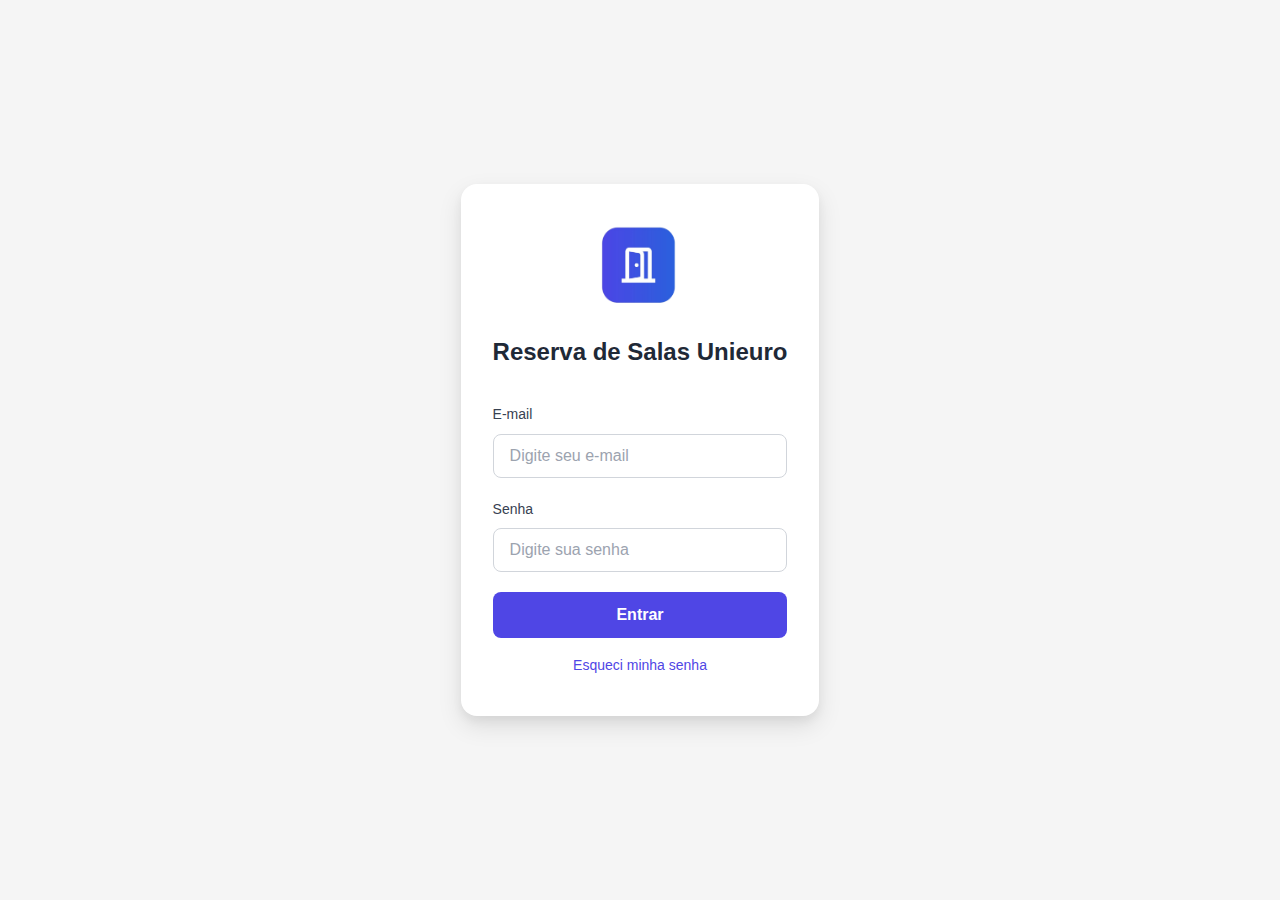
<file: index.html>
<!DOCTYPE html>
<html lang="pt-BR">
<head>
    <meta charset="UTF-8">
    <meta name="viewport" content="width=device-width, initial-scale=1.0">
    <title>Reserva de Salas Unieuro</title>
    <link rel="shortcut icon" href="../images/logoreservadesala.png" type="image/x-icon">
    <script>
        // Redirecionar para a página de login
        window.location.href = 'html/login.html';
    </script>
</head>
<body>
    <p>Redirecionando para o sistema de login...</p>
</body>
</html>
</file>
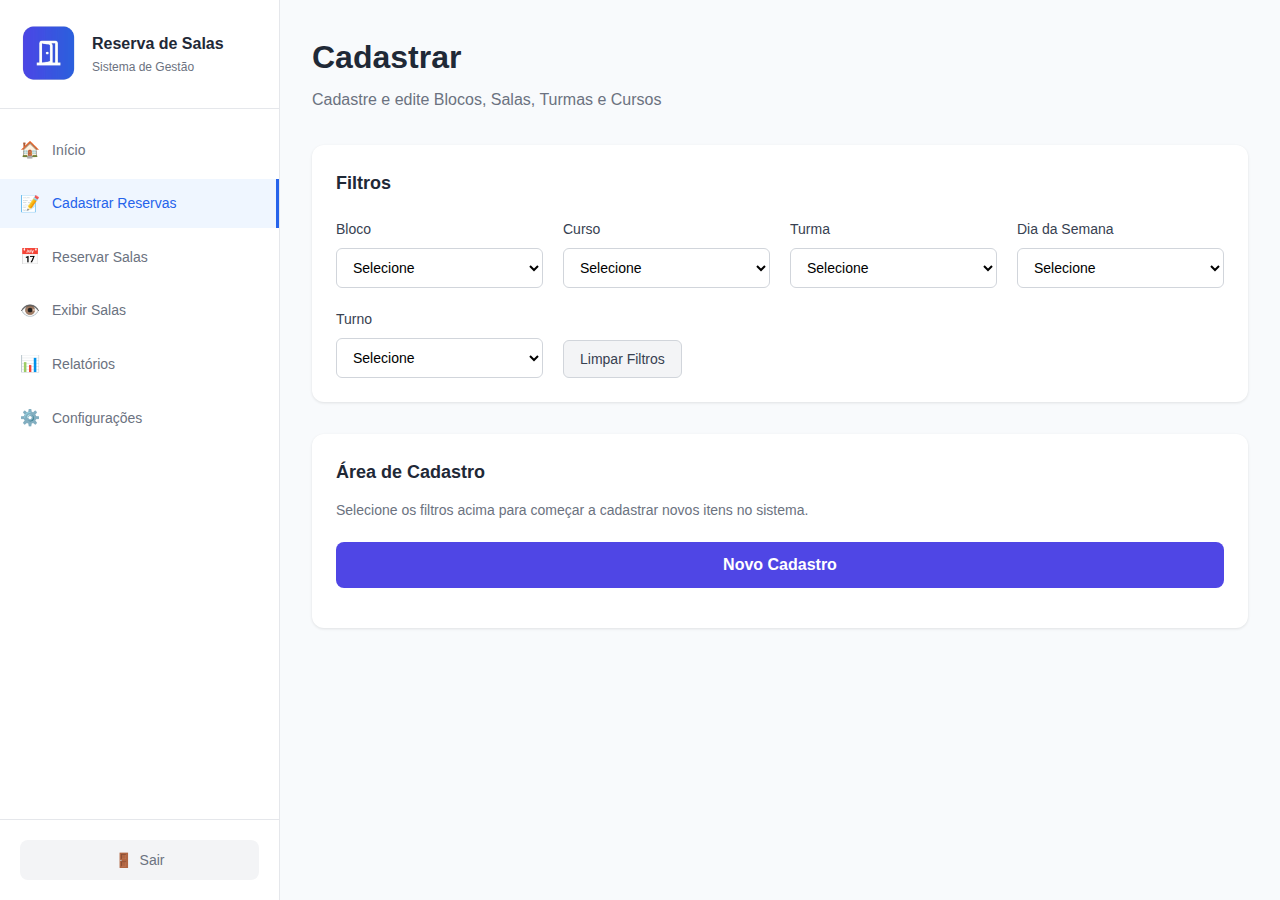
<file: html/cadastrar.html>
<!DOCTYPE html>
<html lang="pt-BR">
<head>
    <meta charset="UTF-8">
    <meta name="viewport" content="width=device-width, initial-scale=1.0">
    <title>Cadastrar - Reserva de Salas</title>
    <link rel="stylesheet" href="../css/index.css">
    <link rel="shortcut icon" href="../images/logoreservadesala.png" type="image/x-icon">
</head>
<body class="dashboard-page">
    <div class="app-container">
        <!-- Sidebar -->
        <aside class="sidebar">
            <div class="sidebar-header">
                <div class="logo">
                    <img class="logo-icon" src="../images/logoreservadesala.png" alt="">
                    <div class="logo-text">
                        <h3>Reserva de Salas</h3>
                        <p>Sistema de Gestão</p>
                    </div>
                </div>
            </div>
            
            <nav class="sidebar-nav">
                <ul>
                    <li class="nav-item">
                        <a href="dashboard.html">
                            <span class="nav-icon">🏠</span>
                            Início
                        </a>
                    </li>
                    <li class="nav-item active">
                        <a href="cadastrar.html">
                            <span class="nav-icon">📝</span>
                            Cadastrar Reservas
                        </a>
                    </li>
                    <li class="nav-item">
                        <a href="reservar.html">
                            <span class="nav-icon">📅</span>
                            Reservar Salas
                        </a>
                    </li>
                    <li class="nav-item">
                        <a href="exibir.html">
                            <span class="nav-icon">👁️</span>
                            Exibir Salas
                        </a>
                    </li>
                    <li class="nav-item">
                        <a href="relatorios.html">
                            <span class="nav-icon">📊</span>
                            Relatórios
                        </a>
                    </li>
                    <li class="nav-item">
                        <a href="perfil.html">
                            <span class="nav-icon">⚙️</span>
                            Configurações
                        </a>
                    </li>
                </ul>
            </nav>
            
            <div class="sidebar-footer">
                <button class="btn-logout" onclick="logout()">
                    <span class="logout-icon">🚪</span>
                    Sair
                </button>
            </div>
        </aside>
        
        <!-- Main Content -->
        <main class="main-content">
            <header class="page-header">
                <div class="page-title">
                    <h1>Cadastrar</h1>
                    <p>Cadastre e edite Blocos, Salas, Turmas e Cursos</p>
                </div>
            </header>
            
            <!-- Filters -->
            <section class="filters-section">
                <h3>Filtros</h3>
                <div class="filters-grid">
                    <div class="filter-group">
                        <label for="filter-bloco-cad">Bloco</label>
                        <select id="filter-bloco-cad" name="bloco">
                            <option value="">Selecione</option>
                            <option value="A">A</option>
                            <option value="B">B</option>
                            <option value="C">C</option>
                            <option value="D">D</option>
                            <option value="E">E</option>
                        </select>
                    </div>
                    
                    <div class="filter-group">
                        <label for="filter-curso-cad">Curso</label>
                        <select id="filter-curso-cad" name="curso">
                            <option value="">Selecione</option>
                            <option value="engenharia">Engenharia</option>
                            <option value="medicina">Medicina</option>
                            <option value="direito">Direito</option>
                        </select>
                    </div>
                    
                    <div class="filter-group">
                        <label for="filter-turma-cad">Turma</label>
                        <select id="filter-turma-cad" name="turma">
                            <option value="">Selecione</option>
                            <option value="SB276">SB276</option>
                            <option value="SB306">SB306</option>
                            <option value="ADM2PM">ADM2PM</option>
                            <option value="DIR2PM">DIR2PM</option>
                        </select>
                    </div>
                    
                    <div class="filter-group">
                        <label for="filter-dia-cad">Dia da Semana</label>
                        <select id="filter-dia-cad" name="dia">
                            <option value="">Selecione</option>
                            <option value="segunda">Segunda</option>
                            <option value="terca">Terça</option>
                            <option value="quarta">Quarta</option>
                            <option value="quinta">Quinta</option>
                            <option value="sexta">Sexta</option>
                        </select>
                    </div>
                    
                    <div class="filter-group">
                        <label for="filter-turno-cad">Turno</label>
                        <select id="filter-turno-cad" name="turno">
                            <option value="">Selecione</option>
                            <option value="manha">Manhã</option>
                            <option value="tarde">Tarde</option>
                            <option value="noite">Noite</option>
                        </select>
                    </div>
                    
                    <div class="filter-actions">
                        <button type="button" class="btn-secondary" onclick="clearFilters()">Limpar Filtros</button>
                    </div>
                </div>
            </section>
            
            <!-- Cadastro Form Area -->
            <section class="form-section">
                <div class="form-container">
                    <h3>Área de Cadastro</h3>
                    <p>Selecione os filtros acima para começar a cadastrar novos itens no sistema.</p>
                </div>
            </section>
        </main>
    </div>
    
    <script src="../js/script.js"></script>
</body>
</html>
</file>
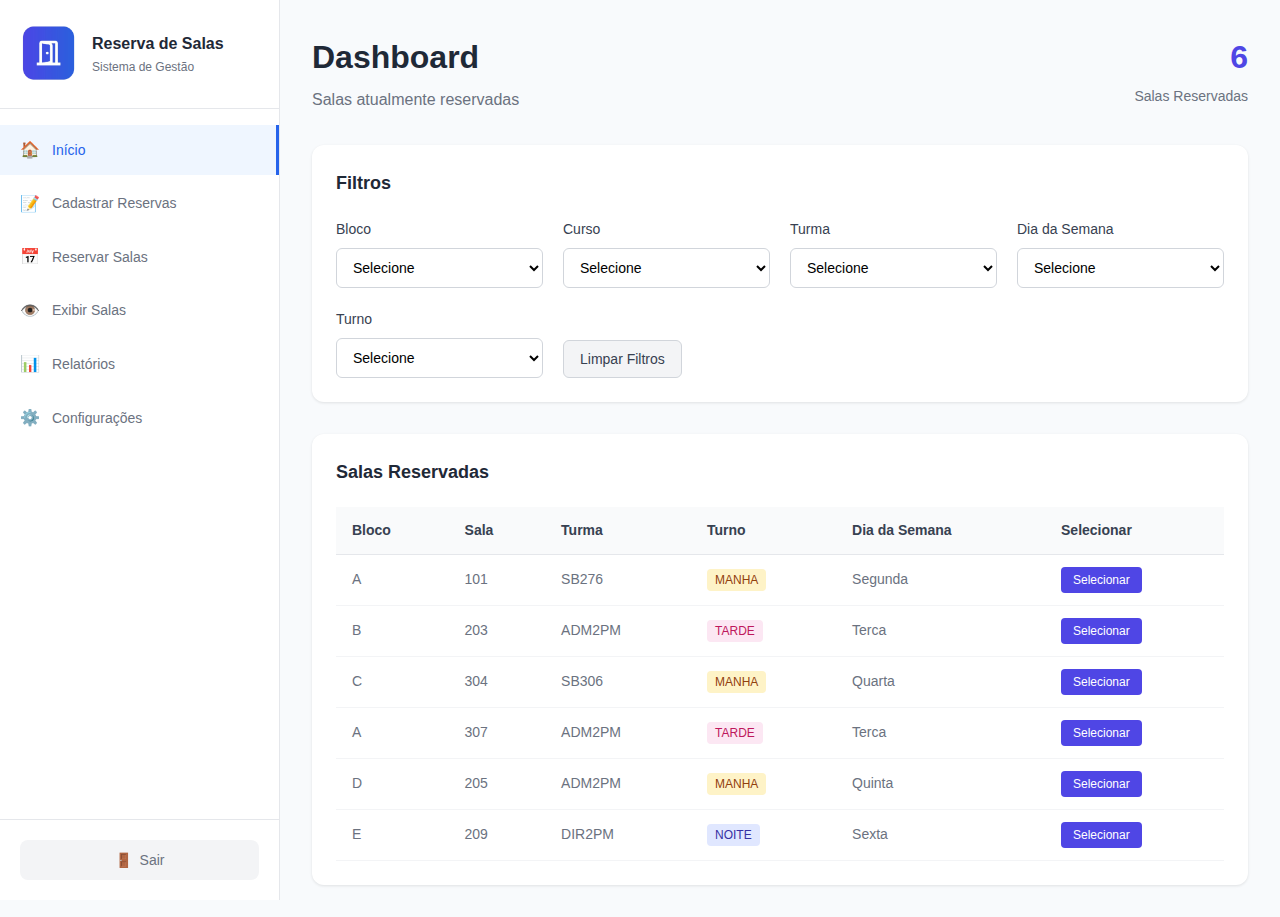
<file: html/dashboard.html>
<!DOCTYPE html>
<html lang="pt-BR">
<head>
    <meta charset="UTF-8">
    <meta name="viewport" content="width=device-width, initial-scale=1.0">
    <title>Dashboard - Reserva de Salas</title>
    <link rel="stylesheet" href="../css/index.css">
    <link rel="shortcut icon" href="../images/logoreservadesala.png" type="image/x-icon">
</head>
<body class="dashboard-page">
    <div class="app-container">
        <!-- Sidebar -->
        <aside class="sidebar">
            <div class="sidebar-header">
                <div class="logo">
                    <img class="logo-icon" src="../images/logoreservadesala.png" alt="">
                    <div class="logo-text">
                        <h3>Reserva de Salas</h3>
                        <p>Sistema de Gestão</p>
                    </div>
                </div>
            </div>
            
            <nav class="sidebar-nav">
                <ul>
                    <li class="nav-item active">
                        <a href="dashboard.html">
                            <span class="nav-icon">🏠</span>
                            Início
                        </a>
                    </li>
                    <li class="nav-item">
                        <a href="cadastrar.html">
                            <span class="nav-icon">📝</span>
                            Cadastrar Reservas
                        </a>
                    </li>
                    <li class="nav-item">
                        <a href="reservar.html">
                            <span class="nav-icon">📅</span>
                            Reservar Salas
                        </a>
                    </li>
                    <li class="nav-item">
                        <a href="exibir.html">
                            <span class="nav-icon">👁️</span>
                            Exibir Salas
                        </a>
                    </li>
                    <li class="nav-item">
                        <a href="relatorios.html">
                            <span class="nav-icon">📊</span>
                            Relatórios
                        </a>
                    </li>
                    <li class="nav-item">
                        <a href="perfil.html">
                            <span class="nav-icon">⚙️</span>
                            Configurações
                        </a>
                    </li>
                </ul>
            </nav>
            
            <div class="sidebar-footer">
                <button class="btn-logout" onclick="logout()">
                    <span class="logout-icon">🚪</span>
                    Sair
                </button>
            </div>
        </aside>
        
        <!-- Main Content -->
        <main class="main-content">
            <header class="page-header">
                <div class="page-title">
                    <h1>Dashboard</h1>
                    <p>Salas atualmente reservadas</p>
                </div>
                <div class="page-stats">
                    <span class="stats-number">3</span>
                    <span class="stats-label">Salas Reservadas</span>
                </div>
            </header>
            
            <!-- Filters -->
            <section class="filters-section">
                <h3>Filtros</h3>
                <div class="filters-grid">
                    <div class="filter-group">
                        <label for="filter-bloco">Bloco</label>
                        <select id="filter-bloco" name="bloco">
                            <option value="">Selecione</option>
                            <option value="A">A</option>
                            <option value="B">B</option>
                            <option value="C">C</option>
                            <option value="D">D</option>
                            <option value="E">E</option>
                        </select>
                    </div>
                    
                    <div class="filter-group">
                        <label for="filter-curso">Curso</label>
                        <select id="filter-curso" name="curso">
                            <option value="">Selecione</option>
                            <option value="engenharia">Engenharia</option>
                            <option value="medicina">Medicina</option>
                            <option value="direito">Direito</option>
                        </select>
                    </div>
                    
                    <div class="filter-group">
                        <label for="filter-turma">Turma</label>
                        <select id="filter-turma" name="turma">
                            <option value="">Selecione</option>
                            <option value="SB276">SB276</option>
                            <option value="SB306">SB306</option>
                            <option value="ADM2PM">ADM2PM</option>
                            <option value="DIR2PM">DIR2PM</option>
                        </select>
                    </div>
                    
                    <div class="filter-group">
                        <label for="filter-dia">Dia da Semana</label>
                        <select id="filter-dia" name="dia">
                            <option value="">Selecione</option>
                            <option value="segunda">Segunda</option>
                            <option value="terca">Terça</option>
                            <option value="quarta">Quarta</option>
                            <option value="quinta">Quinta</option>
                            <option value="sexta">Sexta</option>
                        </select>
                    </div>
                    
                    <div class="filter-group">
                        <label for="filter-turno">Turno</label>
                        <select id="filter-turno" name="turno">
                            <option value="">Selecione</option>
                            <option value="manha">Manhã</option>
                            <option value="tarde">Tarde</option>
                            <option value="noite">Noite</option>
                        </select>
                    </div>
                    
                    <div class="filter-actions">
                        <button type="button" class="btn-secondary" onclick="clearFilters()">Limpar Filtros</button>
                    </div>
                </div>
            </section>
            
            <!-- Table -->
            <section class="table-section">
                <h3>Salas Reservadas</h3>
                <div class="table-container">
                    <table class="data-table">
                        <thead>
                            <tr>
                                <th>Bloco</th>
                                <th>Sala</th>
                                <th>Turma</th>
                                <th>Turno</th>
                                <th>Dia da Semana</th>
                                <th>Selecionar</th>
                            </tr>
                        </thead>
                        <tbody>
                            <tr>
                                <td>A</td>
                                <td>101</td>
                                <td>SB276</td>
                                <td><span class="badge badge-manha">Manhã</span></td>
                                <td>Segunda</td>
                                <td><button class="btn-select">Selecionar</button></td>
                            </tr>
                            <tr>
                                <td>B</td>
                                <td>203</td>
                                <td>ADM2PM</td>
                                <td><span class="badge badge-tarde">Tarde</span></td>
                                <td>Terça</td>
                                <td><button class="btn-select">Selecionar</button></td>
                            </tr>
                            <tr>
                                <td>C</td>
                                <td>304</td>
                                <td>SB306</td>
                                <td><span class="badge badge-manha">Manhã</span></td>
                                <td>Quarta</td>
                                <td><button class="btn-select">Selecionar</button></td>
                            </tr>
                            <tr>
                                <td>A</td>
                                <td>307</td>
                                <td>ADM2PM</td>
                                <td><span class="badge badge-tarde">Tarde</span></td>
                                <td>Terça</td>
                                <td><button class="btn-select">Selecionar</button></td>
                            </tr>
                            <tr>
                                <td>D</td>
                                <td>205</td>
                                <td>ADM2PM</td>
                                <td><span class="badge badge-manha">Manhã</span></td>
                                <td>Quinta</td>
                                <td><button class="btn-select">Selecionar</button></td>
                            </tr>
                            <tr>
                                <td>E</td>
                                <td>209</td>
                                <td>DIR2PM</td>
                                <td><span class="badge badge-noite">Noite</span></td>
                                <td>Sexta</td>
                                <td><button class="btn-select">Selecionar</button></td>
                            </tr>
                        </tbody>
                    </table>
                </div>
            </section>
        </main>
    </div>
    
    <script src="../js/script.js"></script>
</body>
</html>
</file>
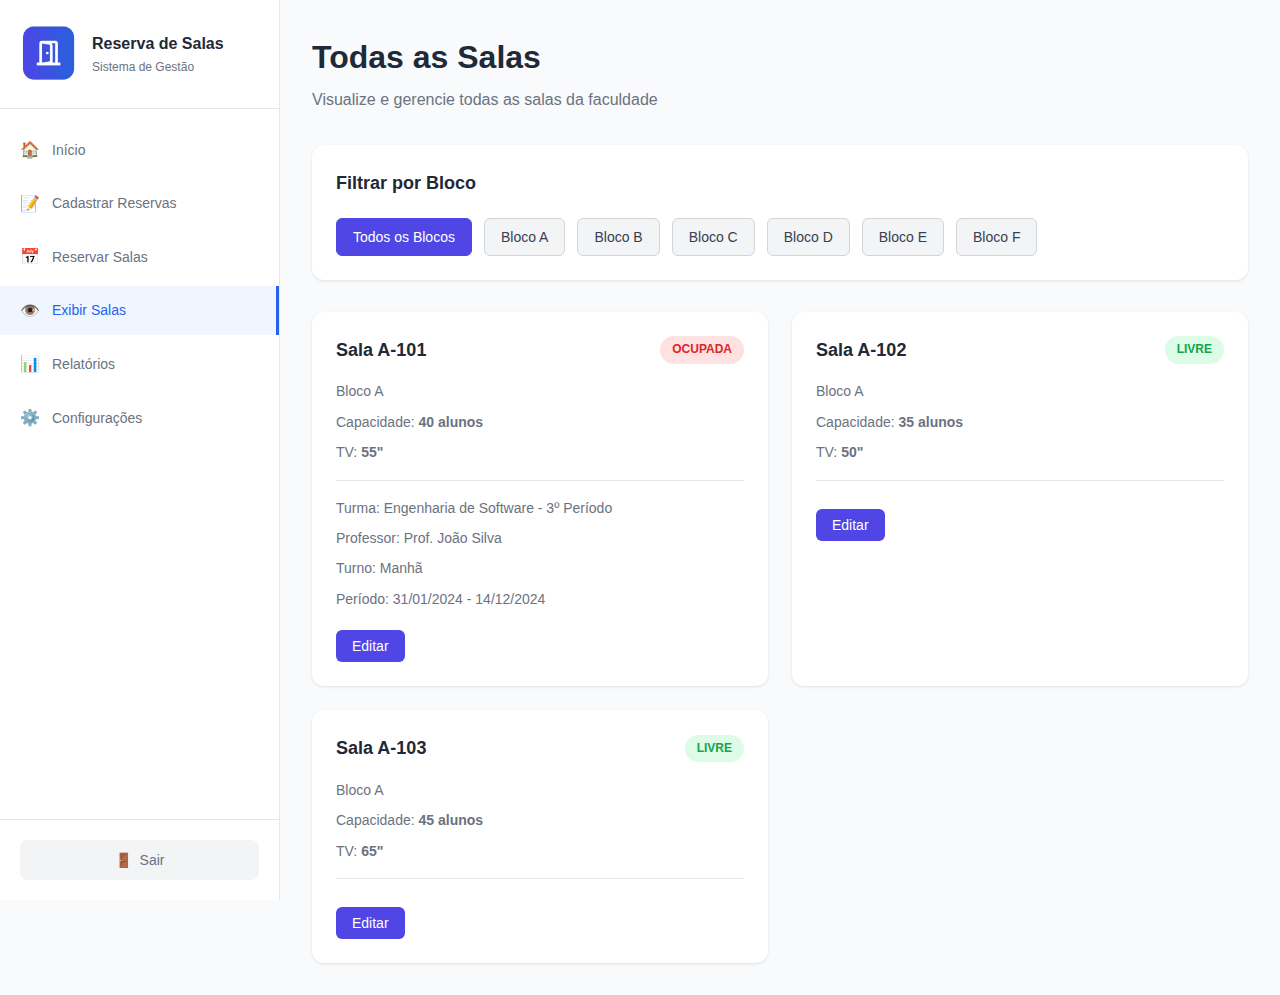
<file: html/exibir.html>
<!DOCTYPE html>
<html lang="pt-BR">
<head>
    <meta charset="UTF-8">
    <meta name="viewport" content="width=device-width, initial-scale=1.0">
    <title>Exibir Salas - Reserva de Salas</title>
    <link rel="stylesheet" href="../css/index.css">
    <link rel="shortcut icon" href="../images/logoreservadesala.png" type="image/x-icon">
</head>
<body class="dashboard-page">
    <div class="app-container">
        <!-- Sidebar -->
        <aside class="sidebar">
            <div class="sidebar-header">
                <div class="logo">
                    <img class="logo-icon" src="../images/logoreservadesala.png" alt="">
                    <div class="logo-text">
                        <h3>Reserva de Salas</h3>
                        <p>Sistema de Gestão</p>
                    </div>
                </div>
            </div>
            
            <nav class="sidebar-nav">
                <ul>
                    <li class="nav-item">
                        <a href="dashboard.html">
                            <span class="nav-icon">🏠</span>
                            Início
                        </a>
                    </li>
                    <li class="nav-item">
                        <a href="cadastrar.html">
                            <span class="nav-icon">📝</span>
                            Cadastrar Reservas
                        </a>
                    </li>
                    <li class="nav-item">
                        <a href="reservar.html">
                            <span class="nav-icon">📅</span>
                            Reservar Salas
                        </a>
                    </li>
                    <li class="nav-item active">
                        <a href="exibir.html">
                            <span class="nav-icon">👁️</span>
                            Exibir Salas
                        </a>
                    </li>
                    <li class="nav-item">
                        <a href="relatorios.html">
                            <span class="nav-icon">📊</span>
                            Relatórios
                        </a>
                    </li>
                    <li class="nav-item">
                        <a href="configuracoes.html">
                            <span class="nav-icon">⚙️</span>
                            Configurações
                        </a>
                    </li>
                </ul>
            </nav>
            
            <div class="sidebar-footer">
                <button class="btn-logout" onclick="logout()">
                    <span class="logout-icon">🚪</span>
                    Sair
                </button>
            </div>
        </aside>
        
        <!-- Main Content -->
        <main class="main-content">
            <header class="page-header">
                <div class="page-title">
                    <h1>Todas as Salas</h1>
                    <p>Visualize e gerencie todas as salas da faculdade</p>
                </div>
            </header>
            
            <!-- Filter by Block -->
            <section class="filter-block-section">
                <h3>Filtrar por Bloco</h3>
                <div class="block-buttons">
                    <button class="btn-block active">Todos os Blocos</button>
                    <button class="btn-block">Bloco A</button>
                    <button class="btn-block">Bloco B</button>
                    <button class="btn-block">Bloco C</button>
                    <button class="btn-block">Bloco D</button>
                    <button class="btn-block">Bloco E</button>
                    <button class="btn-block">Bloco F</button>
                </div>
            </section>
            
            <!-- Rooms Display -->
            <section class="rooms-display-section">
                <div class="room-card">
                    <div class="card-header">
                        <h4>Sala A-101</h4>
                        <span class="status occupied">Ocupada</span>
                    </div>
                    <p>Bloco A</p>
                    <p>Capacidade: <strong>40 alunos</strong></p>
                    <p>TV: <strong>55"</strong></p>
                    <hr>
                    <p>Turma: Engenharia de Software - 3º Período</p>
                    <p>Professor: Prof. João Silva</p>
                    <p>Turno: Manhã</p>
                    <p>Período: 31/01/2024 - 14/12/2024</p>
                    <button class="btn-edit">Editar</button>
                </div>
                
                <div class="room-card">
                    <div class="card-header">
                        <h4>Sala A-102</h4>
                        <span class="status available">Livre</span>
                    </div>
                    <p>Bloco A</p>
                    <p>Capacidade: <strong>35 alunos</strong></p>
                    <p>TV: <strong>50"</strong></p>
                    <hr>
                    <button class="btn-edit">Editar</button>
                </div>
                
                <div class="room-card">
                    <div class="card-header">
                        <h4>Sala A-103</h4>
                        <span class="status available">Livre</span>
                    </div>
                    <p>Bloco A</p>
                    <p>Capacidade: <strong>45 alunos</strong></p>
                    <p>TV: <strong>65"</strong></p>
                    <hr>
                    <button class="btn-edit">Editar</button>
                </div>
            </section>
        </main>
    </div>
    
    <script src="../js/script.js"></script>
</body>
</html>
</file>
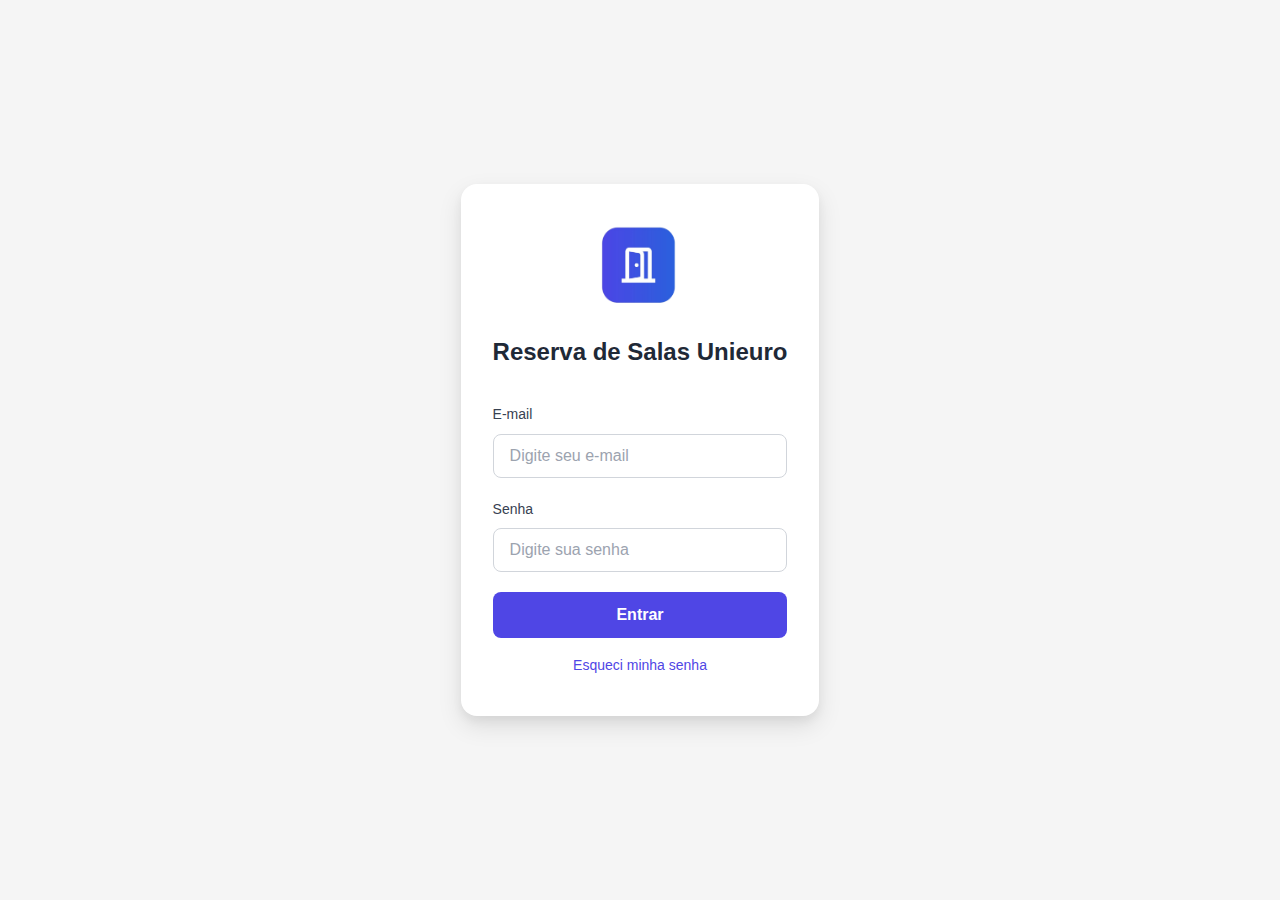
<file: html/login.html>
<!DOCTYPE html>
<html lang="pt-BR">
<head>
    <meta charset="UTF-8">
    <meta name="viewport" content="width=device-width, initial-scale=1.0">
    <title>Reserva de Salas Unieuro - Login</title>
    <link rel="stylesheet" href="../css/index.css">
    <link rel="shortcut icon" href="../images/logoreservadesala.png" type="image/x-icon">
</head>
<body class="login-page">
    <div class="login-container">
        <div class="login-card">
            <div class="login-icon">
                <img class="icon-building" src="../images/logoreservadesala.png" alt="">
            </div>
            <h1 class="login-title">Reserva de Salas Unieuro</h1>
            
            <form class="login-form" id="loginForm">
                <div class="form-group">
                    <label for="email">E-mail</label>
                    <input type="email" id="email" name="email" placeholder="Digite seu e-mail" required>
                </div>
                
                <div class="form-group">
                    <label for="password">Senha</label>
                    <input type="password" id="password" name="password" placeholder="Digite sua senha" required>
                </div>
                
                <button type="submit" class="btn-primary">Entrar</button>
                
                <a href="#" class="forgot-password">Esqueci minha senha</a>
            </form>
        </div>
    </div>
    
    <script src="../js/script.js"></script>
</body>
</html>
</file>
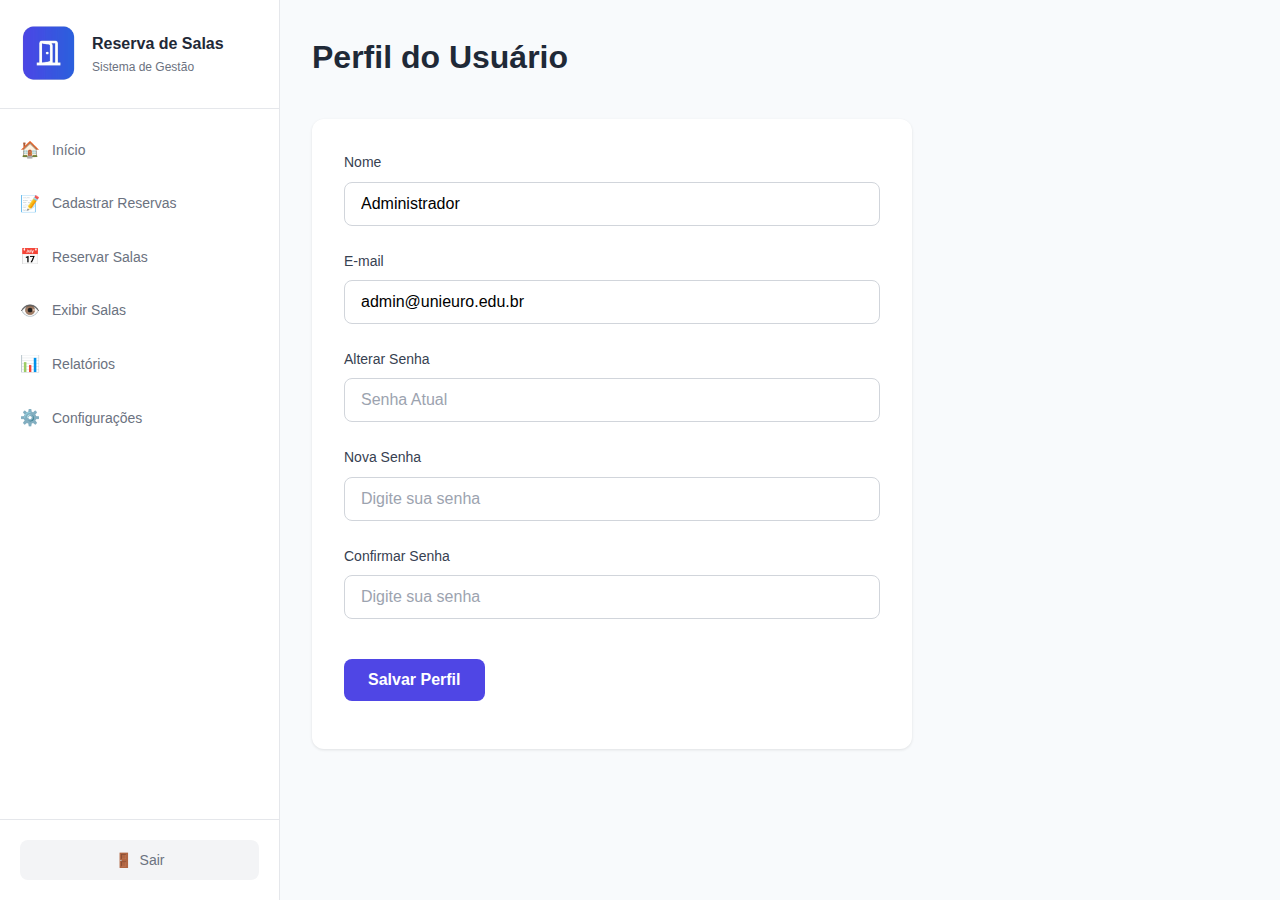
<file: html/perfil.html>
<!DOCTYPE html>
<html lang="pt-BR">
<head>
    <meta charset="UTF-8">
    <meta name="viewport" content="width=device-width, initial-scale=1.0">
    <title>Perfil do Usuário - Reserva de Salas</title>
    <link rel="stylesheet" href="../css/index.css">
    <link rel="shortcut icon" href="../images/logoreservadesala.png" type="image/x-icon">
</head>
<body class="dashboard-page">
    <div class="app-container">
        <!-- Sidebar -->
        <aside class="sidebar">
            <div class="sidebar-header">
                <div class="logo">
                    <img class="logo-icon" src="../images/logoreservadesala.png" alt="">
                    <div class="logo-text">
                        <h3>Reserva de Salas</h3>
                        <p>Sistema de Gestão</p>
                    </div>
                </div>
            </div>
            
            <nav class="sidebar-nav">
                <ul>
                    <li class="nav-item">
                        <a href="dashboard.html">
                            <span class="nav-icon">🏠</span>
                            Início
                        </a>
                    </li>
                    <li class="nav-item">
                        <a href="cadastrar.html">
                            <span class="nav-icon">📝</span>
                            Cadastrar Reservas
                        </a>
                    </li>
                    <li class="nav-item">
                        <a href="reservar.html">
                            <span class="nav-icon">📅</span>
                            Reservar Salas
                        </a>
                    </li>
                    <li class="nav-item">
                        <a href="exibir.html">
                            <span class="nav-icon">👁️</span>
                            Exibir Salas
                        </a>
                    </li>
                    <li class="nav-item">
                        <a href="relatorios.html">
                            <span class="nav-icon">📊</span>
                            Relatórios
                        </a>
                    </li>
                    <li class="nav-item">
                        <a href="perfil.html">
                            <span class="nav-icon">⚙️</span>
                            Configurações
                        </a>
                    </li>
                </ul>
            </nav>
            
            <div class="sidebar-footer">
                <button class="btn-logout" onclick="logout()">
                    <span class="logout-icon">🚪</span>
                    Sair
                </button>
            </div>
        </aside>
        
        <!-- Main Content -->
        <main class="main-content">
            <header class="page-header">
                <div class="page-title">
                    <div>
                        <h1>Perfil do Usuário</h1>
                    </div>
                </div>
            </header>
            
            <!-- Profile Form -->
            <section class="profile-section">
                <form class="profile-form" id="profileForm">
                    <div class="form-group">
                        <label for="nome">Nome</label>
                        <input type="text" id="nome" name="nome" placeholder="Administrador">
                    </div>
                    
                    <div class="form-group">
                        <label for="email-perfil">E-mail</label>
                        <input type="email" id="email-perfil" name="email" placeholder="Digite seu e-mail">
                    </div>
                    
                    <div class="form-group">
                        <label for="senha-atual">Alterar Senha</label>
                        <input type="password" id="senha-atual" name="senha-atual" placeholder="Senha Atual">
                    </div>
                    
                    <div class="form-group">
                        <label for="nova-senha">Nova Senha</label>
                        <input type="password" id="nova-senha" name="nova-senha" placeholder="Digite sua senha">
                    </div>
                    
                    <div class="form-group">
                        <label for="confirmar-senha">Confirmar Senha</label>
                        <input type="password" id="confirmar-senha" name="confirmar-senha" placeholder="Digite sua senha">
                    </div>
                    
                    <button type="submit" class="btn-primary">Salvar Perfil</button>
                </form>
            </section>
        </main>
    </div>
    
    <script src="../js/script.js"></script>
</body>
</html>
</file>
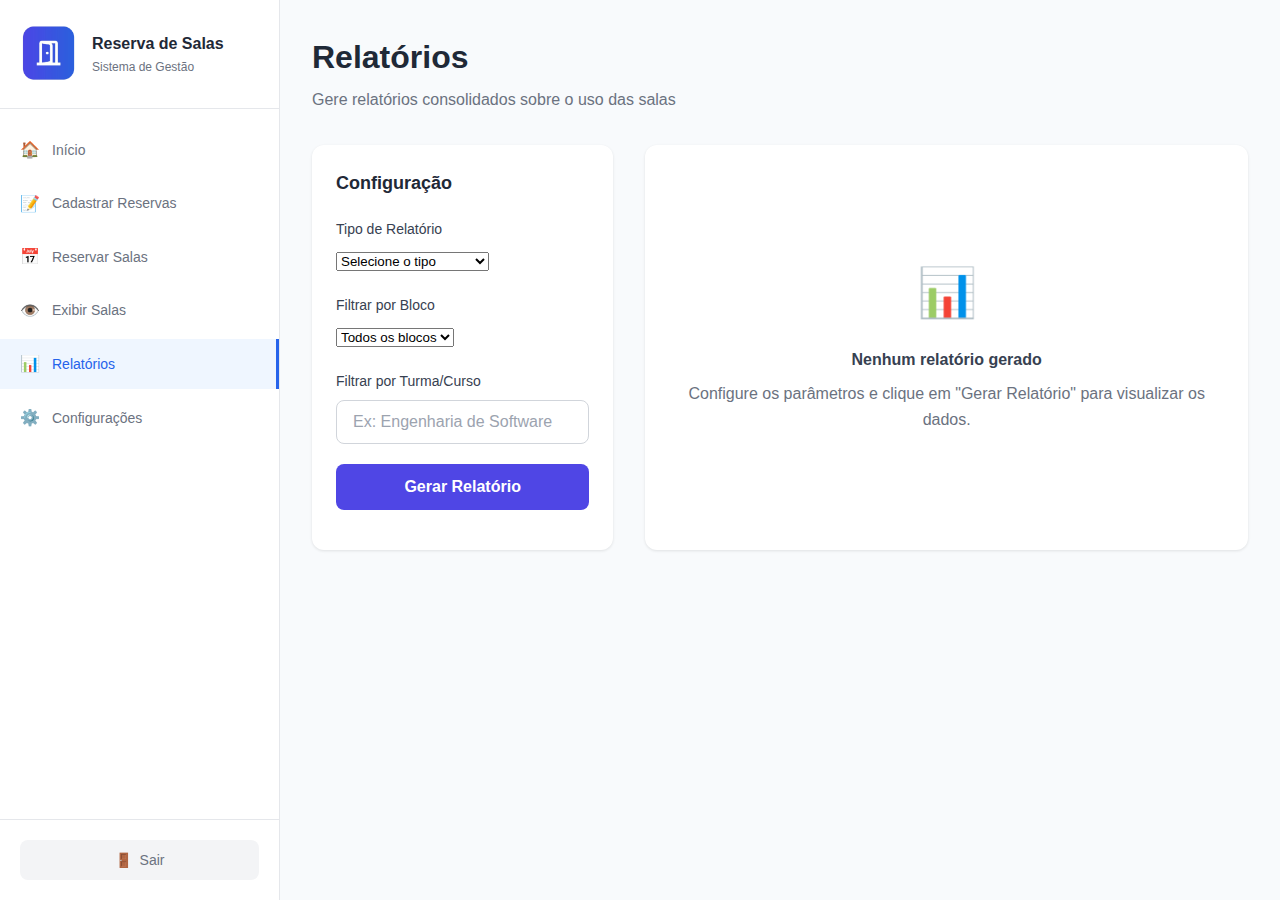
<file: html/relatorios.html>
<!DOCTYPE html>
<html lang="pt-BR">
<head>
    <meta charset="UTF-8">
    <meta name="viewport" content="width=device-width, initial-scale=1.0">
    <title>Relatórios - Reserva de Salas</title>
    <link rel="stylesheet" href="../css/index.css">
</head>
<body class="dashboard-page">
    <div class="app-container">
        <!-- Sidebar -->
        <aside class="sidebar">
            <div class="sidebar-header">
                <div class="logo">
                    <img class="logo-icon" src="../images/logoreservadesala.png" alt="">
                    <div class="logo-text">
                        <h3>Reserva de Salas</h3>
                        <p>Sistema de Gestão</p>
                    </div>
                </div>
            </div>
            
            <nav class="sidebar-nav">
                <ul>
                    <li class="nav-item">
                        <a href="dashboard.html">
                            <span class="nav-icon">🏠</span>
                            Início
                        </a>
                    </li>
                    <li class="nav-item">
                        <a href="cadastrar.html">
                            <span class="nav-icon">📝</span>
                            Cadastrar Reservas
                        </a>
                    </li>
                    <li class="nav-item">
                        <a href="reservar.html">
                            <span class="nav-icon">📅</span>
                            Reservar Salas
                        </a>
                    </li>
                    <li class="nav-item">
                        <a href="exibir.html">
                            <span class="nav-icon">👁️</span>
                            Exibir Salas
                        </a>
                    </li>
                    <li class="nav-item active">
                        <a href="relatorios.html">
                            <span class="nav-icon">📊</span>
                            Relatórios
                        </a>
                    </li>
                    <li class="nav-item">
                        <a href="perfil.html">
                            <span class="nav-icon">⚙️</span>
                            Configurações
                        </a>
                    </li>
                </ul>
            </nav>
            
            <div class="sidebar-footer">
                <button class="btn-logout" onclick="logout()">
                    <span class="logout-icon">🚪</span>
                    Sair
                </button>
            </div>
        </aside>
        
        <!-- Main Content -->
        <main class="main-content">
            <header class="page-header">
                <div class="page-title">
                    <h1>Relatórios</h1>
                    <p>Gere relatórios consolidados sobre o uso das salas</p>
                </div>
            </header>
            
            <div class="reports-container">
                <section class="report-filters">
                    <h3>Configuração</h3>
                    <div class="form-group">
                        <label for="report-type">Tipo de Relatório</label>
                        <select id="report-type" name="report-type">
                            <option value="">Selecione o tipo</option>
                            <option value="uso-salas">Uso de Salas</option>
                            <option value="reservas-futuras">Reservas Futuras</option>
                            <option value="historico-reservas">Histórico de Reservas</option>
                        </select>
                    </div>
                    
                    <div class="form-group">
                        <label for="filter-bloco-rel">Filtrar por Bloco</label>
                        <select id="filter-bloco-rel" name="bloco">
                            <option value="">Todos os blocos</option>
                            <option value="A">A</option>
                            <option value="B">B</option>
                            <option value="C">C</option>
                            <option value="D">D</option>
                            <option value="E">E</option>
                        </select>
                    </div>
                    
                    <div class="form-group">
                        <label for="filter-turma-curso-rel">Filtrar por Turma/Curso</label>
                        <input type="text" id="filter-turma-curso-rel" name="turma-curso" placeholder="Ex: Engenharia de Software">
                    </div>
                    
                    <button class="btn-primary" onclick="generateReport()">Gerar Relatório</button>
                </section>
                
                <section class="report-display">
                    <div class="no-report-message">
                        <div class="no-report-icon">📊</div>
                        <p>Nenhum relatório gerado</p>
                        <p>Configure os parâmetros e clique em "Gerar Relatório" para visualizar os dados.</p>
                    </div>
                    <!-- Report content will be loaded here -->
                </section>
            </div>
        </main>
    </div>
    
    <script src="../js/script.js"></script>
</body>
</html>
</file>
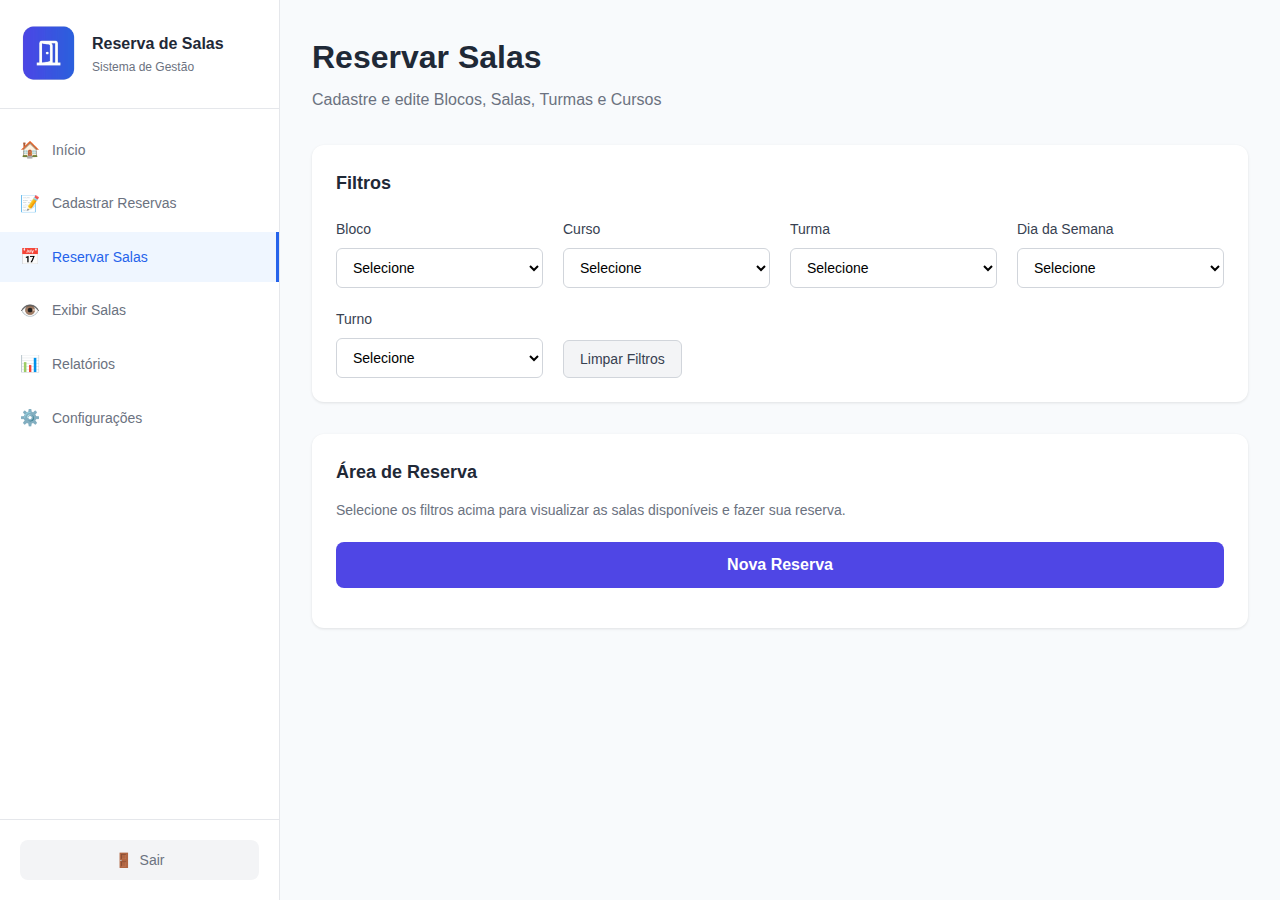
<file: html/reservar.html>
<!DOCTYPE html>
<html lang="pt-BR">
<head>
    <meta charset="UTF-8">
    <meta name="viewport" content="width=device-width, initial-scale=1.0">
    <title>Reservar Salas - Reserva de Salas</title>
    <link rel="stylesheet" href="../css/index.css">
    <link rel="shortcut icon" href="../images/logoreservadesala.png" type="image/x-icon">
</head>
<body class="dashboard-page">
    <div class="app-container">
        <!-- Sidebar -->
        <aside class="sidebar">
            <div class="sidebar-header">
                <div class="logo">
                    <img class="logo-icon" src="../images/logoreservadesala.png" alt="">
                    <div class="logo-text">
                        <h3>Reserva de Salas</h3>
                        <p>Sistema de Gestão</p>
                    </div>
                </div>
            </div>
            
            <nav class="sidebar-nav">
                <ul>
                    <li class="nav-item">
                        <a href="dashboard.html">
                            <span class="nav-icon">🏠</span>
                            Início
                        </a>
                    </li>
                    <li class="nav-item">
                        <a href="cadastrar.html">
                            <span class="nav-icon">📝</span>
                            Cadastrar Reservas
                        </a>
                    </li>
                    <li class="nav-item active">
                        <a href="reservar.html">
                            <span class="nav-icon">📅</span>
                            Reservar Salas
                        </a>
                    </li>
                    <li class="nav-item">
                        <a href="exibir.html">
                            <span class="nav-icon">👁️</span>
                            Exibir Salas
                        </a>
                    </li>
                    <li class="nav-item">
                        <a href="relatorios.html">
                            <span class="nav-icon">📊</span>
                            Relatórios
                        </a>
                    </li>
                    <li class="nav-item">
                        <a href="perfil.html">
                            <span class="nav-icon">⚙️</span>
                            Configurações
                        </a>
                    </li>
                </ul>
            </nav>
            
            <div class="sidebar-footer">
                <button class="btn-logout" onclick="logout()">
                    <span class="logout-icon">🚪</span>
                    Sair
                </button>
            </div>
        </aside>
        
        <!-- Main Content -->
        <main class="main-content">
            <header class="page-header">
                <div class="page-title">
                    <h1>Reservar Salas</h1>
                    <p>Cadastre e edite Blocos, Salas, Turmas e Cursos</p>
                </div>
            </header>
            
            <!-- Filters -->
            <section class="filters-section">
                <h3>Filtros</h3>
                <div class="filters-grid">
                    <div class="filter-group">
                        <label for="filter-bloco-res">Bloco</label>
                        <select id="filter-bloco-res" name="bloco">
                            <option value="">Selecione</option>
                            <option value="A">A</option>
                            <option value="B">B</option>
                            <option value="C">C</option>
                            <option value="D">D</option>
                            <option value="E">E</option>
                        </select>
                    </div>
                    
                    <div class="filter-group">
                        <label for="filter-curso-res">Curso</label>
                        <select id="filter-curso-res" name="curso">
                            <option value="">Selecione</option>
                            <option value="engenharia">Engenharia</option>
                            <option value="medicina">Medicina</option>
                            <option value="direito">Direito</option>
                        </select>
                    </div>
                    
                    <div class="filter-group">
                        <label for="filter-turma-res">Turma</label>
                        <select id="filter-turma-res" name="turma">
                            <option value="">Selecione</option>
                            <option value="SB276">SB276</option>
                            <option value="SB306">SB306</option>
                            <option value="ADM2PM">ADM2PM</option>
                            <option value="DIR2PM">DIR2PM</option>
                        </select>
                    </div>
                    
                    <div class="filter-group">
                        <label for="filter-dia-res">Dia da Semana</label>
                        <select id="filter-dia-res" name="dia">
                            <option value="">Selecione</option>
                            <option value="segunda">Segunda</option>
                            <option value="terca">Terça</option>
                            <option value="quarta">Quarta</option>
                            <option value="quinta">Quinta</option>
                            <option value="sexta">Sexta</option>
                        </select>
                    </div>
                    
                    <div class="filter-group">
                        <label for="filter-turno-res">Turno</label>
                        <select id="filter-turno-res" name="turno">
                            <option value="">Selecione</option>
                            <option value="manha">Manhã</option>
                            <option value="tarde">Tarde</option>
                            <option value="noite">Noite</option>
                        </select>
                    </div>
                    
                    <div class="filter-actions">
                        <button type="button" class="btn-secondary" onclick="clearFilters()">Limpar Filtros</button>
                    </div>
                </div>
            </section>
            
            <!-- Reserva Form Area -->
            <section class="form-section">
                <div class="form-container">
                    <h3>Área de Reserva</h3>
                    <p>Selecione os filtros acima para visualizar as salas disponíveis e fazer sua reserva.</p>
                </div>
            </section>
        </main>
    </div>
    
    <script src="../js/script.js"></script>
</body>
</html>
</file>
<file: css/index.css>
/* Reset e configurações globais */
* {
    margin: 0;
    padding: 0;
    box-sizing: border-box;
}

body {
    font-family: -apple-system, BlinkMacSystemFont, 'Segoe UI', Roboto, Oxygen, Ubuntu, Cantarell, sans-serif;
    background-color: #f5f5f5;
    color: #333;
    line-height: 1.6;
}

/* ===== PÁGINA DE LOGIN ===== */
.login-page {
    display: flex;
    justify-content: center;
    align-items: center;
    min-height: 100vh;
    background-color: #f5f5f5; /* Fundo cinza claro */
}

.login-card {
    background: white;
    border-radius: 16px;
    padding: 40px 32px;
    box-shadow: 0 10px 25px rgba(0, 0, 0, 0.1), 0 5px 10px rgba(0, 0, 0, 0.05); /* Sombra mais pronunciada */
    text-align: center;
}

.login-icon {
    margin-bottom: 24px;
}

.icon-building {
    width: 85px;
    height: 85px;
    border-radius: 12px;
    margin: 0 auto;
    display: flex;
    align-items: center;
    justify-content: center;
    position: relative;
}

.icon-building::before {
    content: "🏢";
    font-size: 32px;
    color: white;
}

.login-title {
    font-size: 24px;
    font-weight: 600;
    color: #1f2937;
    margin-bottom: 32px;
}

.login-form {
    text-align: left;
}

.form-group {
    margin-bottom: 20px;
}

.form-group label {
    display: block;
    margin-bottom: 8px;
    font-weight: 500;
    color: #374151;
    font-size: 14px;
}

.form-group input {
    width: 100%;
    padding: 12px 16px;
    border: 1px solid #d1d5db;
    border-radius: 8px;
    font-size: 16px;
    transition: border-color 0.2s, box-shadow 0.2s;
}

.form-group input:focus {
    outline: none;
    border-color: #4f46e5;
    box-shadow: 0 0 0 3px rgba(79, 70, 229, 0.1);
}

.form-group input::placeholder {
    color: #9ca3af;
}

.btn-primary {
    width: 100%;
    background: #4f46e5;
    color: white;
    border: none;
    padding: 14px 16px;
    border-radius: 8px;
    font-size: 16px;
    font-weight: 600;
    cursor: pointer;
    transition: background-color 0.2s;
    margin-bottom: 16px;
}

.btn-primary:hover {
    background: #4338ca;
}

.forgot-password {
    color: #4f46e5;
    text-decoration: none;
    font-size: 14px;
    display: block;
    text-align: center;
}

.forgot-password:hover {
    text-decoration: underline;
}

/* ===== PÁGINAS DO DASHBOARD ===== */
.dashboard-page {
    background-color: #f8fafc;
}

.app-container {
    display: flex;
    min-height: 100vh;
}

/* Sidebar */
.sidebar {
    width: 280px;
    background: white;
    border-right: 1px solid #e5e7eb;
    display: flex;
    flex-direction: column;
    position: fixed;
    height: 100vh;
    overflow-y: auto;
}

.sidebar-header {
    padding: 24px 20px;
    border-bottom: 1px solid #e5e7eb;
}

.logo {
    display: flex;
    align-items: center;
    gap: 12px;
}

.logo-icon {
    width: 60px;
    height: 60px;
    color: white;
    border-radius: 8px;
    display: flex;
    align-items: center;
    justify-content: center;
    font-weight: 600;
    font-size: 16px;
}

.logo-text h3 {
    font-size: 16px;
    font-weight: 600;
    color: #1f2937;
    margin-bottom: 2px;
}

.logo-text p {
    font-size: 12px;
    color: #6b7280;
}

.sidebar-nav {
    flex: 1;
    padding: 16px 0;
}

.sidebar-nav ul {
    list-style: none;
}

.nav-item {
    margin-bottom: 4px;
}

.nav-item a {
    display: flex;
    align-items: center;
    gap: 12px;
    padding: 12px 20px;
    color: #6b7280;
    text-decoration: none;
    transition: all 0.2s;
    font-size: 14px;
    font-weight: 500;
}

.nav-item a:hover {
    background: #f3f4f6;
    color: #374151;
}

.nav-item.active a {
    background: #eff6ff;
    color: #2563eb;
    border-right: 3px solid #2563eb;
}

.nav-icon {
    font-size: 16px;
}

.sidebar-footer {
    padding: 20px;
    border-top: 1px solid #e5e7eb;
}

.btn-logout {
    width: 100%;
    background: #f3f4f6;
    color: #6b7280;
    border: none;
    padding: 12px 16px;
    border-radius: 8px;
    font-size: 14px;
    font-weight: 500;
    cursor: pointer;
    transition: all 0.2s;
    display: flex;
    align-items: center;
    justify-content: center;
    gap: 8px;
}

.btn-logout:hover {
    background: #fee2e2;
    color: #dc2626;
}

/* Main Content */
.main-content {
    flex: 1;
    margin-left: 280px;
    padding: 32px;
}

.page-header {
    display: flex;
    justify-content: space-between;
    align-items: flex-start;
    margin-bottom: 32px;
}

.page-title h1 {
    font-size: 32px;
    font-weight: 700;
    color: #1f2937;
    margin-bottom: 4px;
}

.page-title p {
    color: #6b7280;
    font-size: 16px;
}

.page-stats {
    text-align: right;
}

.stats-number {
    display: block;
    font-size: 32px;
    font-weight: 700;
    color: #4f46e5;
}

.stats-label {
    font-size: 14px;
    color: #6b7280;
}

/* Filters Section */
.filters-section {
    background: white;
    border-radius: 12px;
    padding: 24px;
    margin-bottom: 32px;
    box-shadow: 0 1px 3px rgba(0, 0, 0, 0.1);
}

.filters-section h3 {
    font-size: 18px;
    font-weight: 600;
    color: #1f2937;
    margin-bottom: 20px;
}

.filters-grid {
    display: grid;
    grid-template-columns: repeat(auto-fit, minmax(200px, 1fr));
    gap: 20px;
    align-items: end;
}

.filter-group label {
    display: block;
    margin-bottom: 8px;
    font-weight: 500;
    color: #374151;
    font-size: 14px;
}

.filter-group select {
    width: 100%;
    padding: 10px 12px;
    border: 1px solid #d1d5db;
    border-radius: 6px;
    font-size: 14px;
    background: white;
    cursor: pointer;
    transition: border-color 0.2s;
}

.filter-group select:focus {
    outline: none;
    border-color: #4f46e5;
}

.filter-actions {
    display: flex;
    align-items: end;
}

.btn-secondary {
    background: #f3f4f6;
    color: #374151;
    border: 1px solid #d1d5db;
    padding: 10px 16px;
    border-radius: 6px;
    font-size: 14px;
    font-weight: 500;
    cursor: pointer;
    transition: all 0.2s;
}

.btn-secondary:hover {
    background: #e5e7eb;
}

/* Table Section */
.table-section {
    background: white;
    border-radius: 12px;
    padding: 24px;
    box-shadow: 0 1px 3px rgba(0, 0, 0, 0.1);
}

.table-section h3 {
    font-size: 18px;
    font-weight: 600;
    color: #1f2937;
    margin-bottom: 20px;
}

.table-container {
    overflow-x: auto;
}

.data-table {
    width: 100%;
    border-collapse: collapse;
}

.data-table th {
    background: #f9fafb;
    padding: 12px 16px;
    text-align: left;
    font-weight: 600;
    color: #374151;
    font-size: 14px;
    border-bottom: 1px solid #e5e7eb;
}

.data-table td {
    padding: 12px 16px;
    border-bottom: 1px solid #f3f4f6;
    font-size: 14px;
    color: #6b7280;
}

.data-table tr:hover {
    background: #f9fafb;
}

.badge {
    padding: 4px 8px;
    border-radius: 4px;
    font-size: 12px;
    font-weight: 500;
    text-transform: uppercase;
}

.badge-manha {
    background: #fef3c7;
    color: #92400e;
}

.badge-tarde {
    background: #fce7f3;
    color: #be185d;
}

.badge-noite {
    background: #e0e7ff;
    color: #3730a3;
}

.btn-select {
    background: #4f46e5;
    color: white;
    border: none;
    padding: 6px 12px;
    border-radius: 4px;
    font-size: 12px;
    font-weight: 500;
    cursor: pointer;
    transition: background-color 0.2s;
}

.btn-select:hover {
    background: #4338ca;
}

/* Form Section */
.form-section {
    background: white;
    border-radius: 12px;
    padding: 24px;
    box-shadow: 0 1px 3px rgba(0, 0, 0, 0.1);
}

.form-container h3 {
    font-size: 18px;
    font-weight: 600;
    color: #1f2937;
    margin-bottom: 12px;
}

.form-container p {
    color: #6b7280;
    font-size: 14px;
}

/* Profile Section */
.profile-section {
    background: white;
    border-radius: 12px;
    padding: 32px;
    box-shadow: 0 1px 3px rgba(0, 0, 0, 0.1);
    max-width: 600px;
}

.profile-icon {
    width: 48px;
    height: 48px;
    background: #f3f4f6;
    border-radius: 50%;
    display: flex;
    align-items: center;
    justify-content: center;
    font-size: 24px;
    margin-right: 16px;
}

.profile-form .form-group {
    margin-bottom: 24px;
}

.profile-form input {
    width: 100%;
    padding: 12px 16px;
    border: 1px solid #d1d5db;
    border-radius: 8px;
    font-size: 16px;
    transition: border-color 0.2s, box-shadow 0.2s;
}

.profile-form input:focus {
    outline: none;
    border-color: #4f46e5;
    box-shadow: 0 0 0 3px rgba(79, 70, 229, 0.1);
}

.profile-form .btn-primary {
    width: auto;
    padding: 12px 24px;
    margin-top: 16px;
}

/* Responsive Design */
@media (max-width: 768px) {
    .sidebar {
        width: 100%;
        position: relative;
        height: auto;
    }
    
    .main-content {
        margin-left: 0;
        padding: 20px;
    }
    
    .app-container {
        flex-direction: column;
    }
    
    .page-header {
        flex-direction: column;
        gap: 16px;
    }
    
    .filters-grid {
        grid-template-columns: 1fr;
    }
    
    .login-container {
        padding: 20px;
    }
    
    .login-card {
        padding: 32px 24px;
    }
}

@media (max-width: 480px) {
    .main-content {
        padding: 16px;
    }
    
    .filters-section,
    .table-section,
    .form-section,
    .profile-section {
        padding: 20px;
    }
    
    .page-title h1 {
        font-size: 24px;
    }
    
    .table-container {
        font-size: 12px;
    }
}


/* ===== PÁGINA EXIBIR SALAS ===== */
.filter-block-section {
    background: white;
    border-radius: 12px;
    padding: 24px;
    margin-bottom: 32px;
    box-shadow: 0 1px 3px rgba(0, 0, 0, 0.1);
}

.filter-block-section h3 {
    font-size: 18px;
    font-weight: 600;
    color: #1f2937;
    margin-bottom: 20px;
}

.block-buttons {
    display: flex;
    gap: 12px;
    flex-wrap: wrap;
}

.btn-block {
    background: #f3f4f6;
    color: #374151;
    border: 1px solid #d1d5db;
    padding: 10px 16px;
    border-radius: 6px;
    font-size: 14px;
    font-weight: 500;
    cursor: pointer;
    transition: all 0.2s;
}

.btn-block:hover {
    background: #e5e7eb;
}

.btn-block.active {
    background: #4f46e5;
    color: white;
    border-color: #4f46e5;
}

.rooms-display-section {
    display: grid;
    grid-template-columns: repeat(auto-fit, minmax(300px, 1fr));
    gap: 24px;
}

.room-card {
    background: white;
    border-radius: 12px;
    padding: 24px;
    box-shadow: 0 1px 3px rgba(0, 0, 0, 0.1);
    transition: box-shadow 0.2s;
}

.room-card:hover {
    box-shadow: 0 4px 12px rgba(0, 0, 0, 0.15);
}

.card-header {
    display: flex;
    justify-content: space-between;
    align-items: center;
    margin-bottom: 16px;
}

.card-header h4 {
    font-size: 18px;
    font-weight: 600;
    color: #1f2937;
    margin: 0;
}

.status {
    padding: 4px 12px;
    border-radius: 20px;
    font-size: 12px;
    font-weight: 600;
    text-transform: uppercase;
}

.status.occupied {
    background: #fee2e2;
    color: #dc2626;
}

.status.available {
    background: #dcfce7;
    color: #16a34a;
}

.room-card p {
    margin: 8px 0;
    color: #6b7280;
    font-size: 14px;
}

.room-card hr {
    border: none;
    border-top: 1px solid #e5e7eb;
    margin: 16px 0;
}

.btn-edit {
    background: #4f46e5;
    color: white;
    border: none;
    padding: 8px 16px;
    border-radius: 6px;
    font-size: 14px;
    font-weight: 500;
    cursor: pointer;
    transition: background-color 0.2s;
    margin-top: 12px;
}

.btn-edit:hover {
    background: #4338ca;
}

/* ===== PÁGINA RELATÓRIOS ===== */
.reports-container {
    display: grid;
    grid-template-columns: 1fr 2fr;
    gap: 32px;
}

.report-filters {
    background: white;
    border-radius: 12px;
    padding: 24px;
    box-shadow: 0 1px 3px rgba(0, 0, 0, 0.1);
    height: fit-content;
}

.report-filters h3 {
    font-size: 18px;
    font-weight: 600;
    color: #1f2937;
    margin-bottom: 20px;
}

.report-display {
    background: white;
    border-radius: 12px;
    padding: 24px;
    box-shadow: 0 1px 3px rgba(0, 0, 0, 0.1);
    min-height: 400px;
    display: flex;
    align-items: center;
    justify-content: center;
}

.no-report-message {
    text-align: center;
    color: #6b7280;
}

.no-report-icon {
    font-size: 48px;
    margin-bottom: 16px;
}

.no-report-message p {
    margin: 8px 0;
    font-size: 16px;
}

.no-report-message p:first-of-type {
    font-weight: 600;
    color: #374151;
}

/* Responsive adjustments for new pages */
@media (max-width: 768px) {
    .reports-container {
        grid-template-columns: 1fr;
        gap: 20px;
    }
    
    .rooms-display-section {
        grid-template-columns: 1fr;
    }
    
    .block-buttons {
        justify-content: center;
    }
    
    .btn-block {
        flex: 1;
        min-width: 120px;
    }
}

@media (max-width: 480px) {
    .room-card {
        padding: 20px;
    }
    
    .card-header {
        flex-direction: column;
        align-items: flex-start;
        gap: 8px;
    }
    
    .report-filters,
    .report-display {
        padding: 20px;
    }
}
</file>
